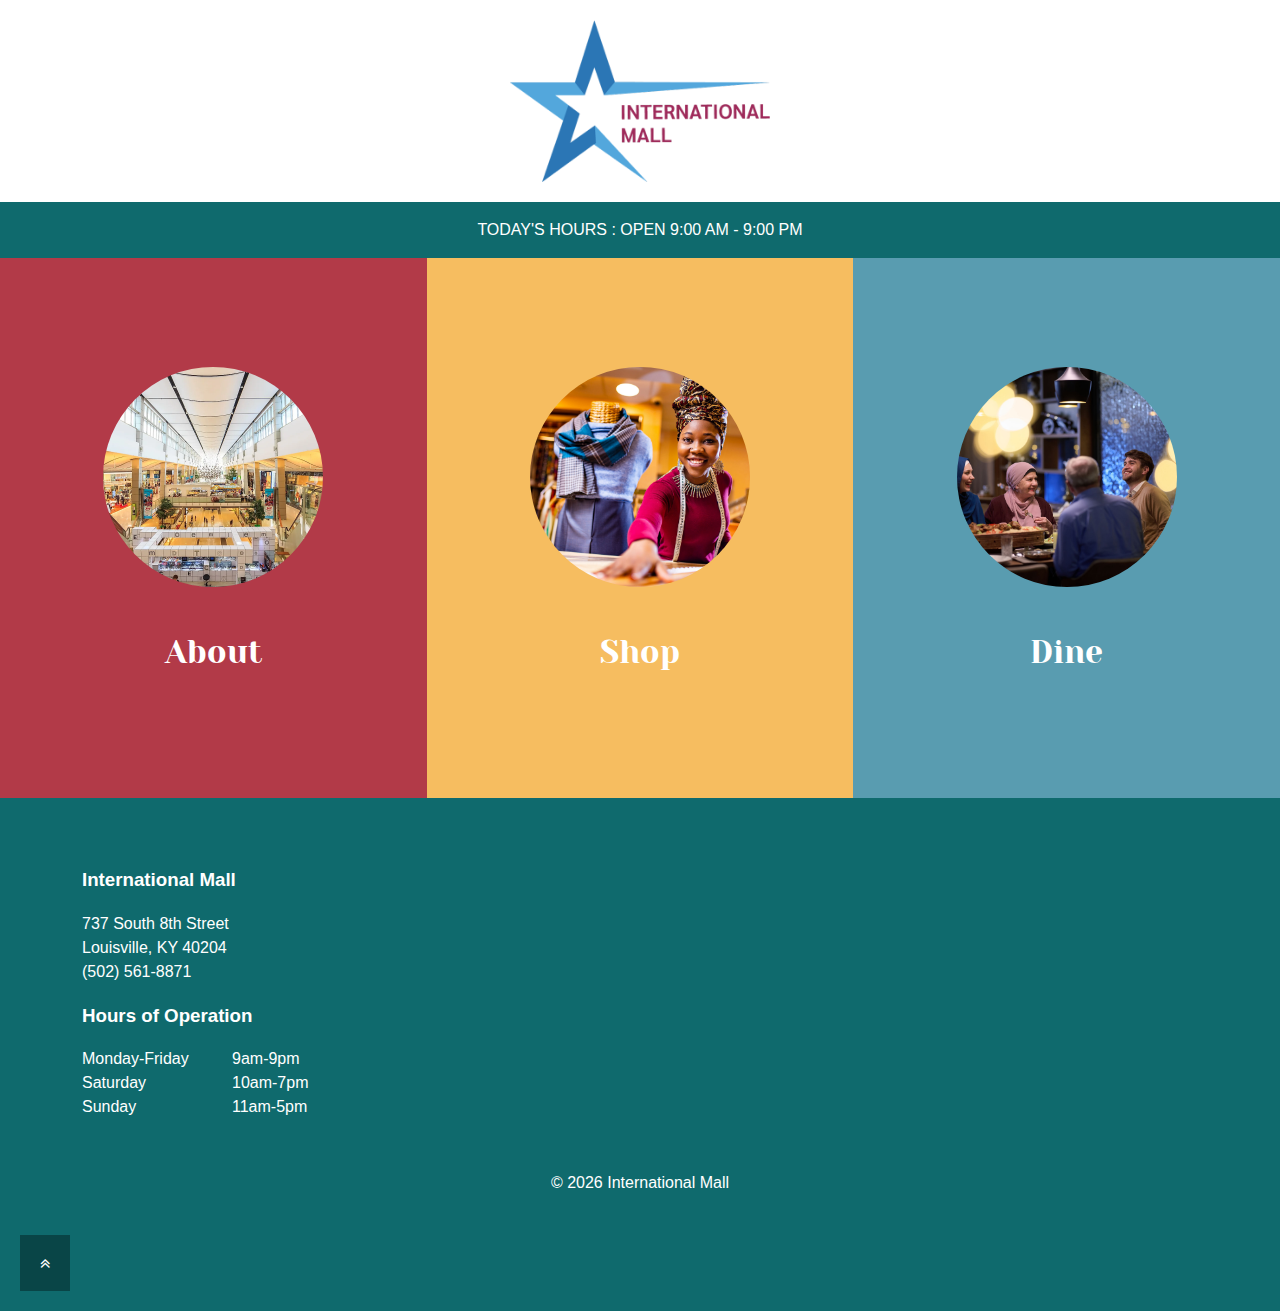
<file: index.html>
<!DOCTYPE html>
<html lang="en" dir="ltr">
    <head>
        <meta charset="utf-8">
        <title>International Mall</title>
        <link rel="stylesheet" href="styles.css" type="text/css">
        <link rel="stylesheet" href="https://cdnjs.cloudflare.com/ajax/libs/font-awesome/4.7.0/css/font-awesome.min.css">
        <link rel="preconnect" href="https://fonts.googleapis.com">
        <link rel="preconnect" href="https://fonts.gstatic.com" crossorigin>
        <link href="https://fonts.googleapis.com/css2?family=Yeseva+One" rel="stylesheet">


  <!-- ADD VIEWPORT INFO FOR MOBILE RESPONSIVE DESIGN -->
        <meta name="viewport" content="width=device-width, initial-scale=1.0">

    </head>

    <body>
      <header>
        <a href="index.html">
            <img class="logo" src="img/star-logo.png" alt="logo">
      </a>
      </header>


      <div class="wrapper">
        <nav>
          <ul>
            <!-- <li><a>Search &nbsp;<i class="fa fa-search"></a></i></li> -->
            <!-- <li><a>(502) 561-8871</a></li> -->
            <!-- <li><a>Boutiques  Food+Drink  Services  Visit</a></li> -->
            <!-- <h1>TODAY'S HOURS : OPEN 9:00 AM - 9:00 PM</h1> -->
            <p>TODAY'S HOURS : OPEN 9:00 AM - 9:00 PM</p>
            <!-- <li><button>ORDER HERE</button></li> -->
          </ul>
        </nav>
      </div>
  <!-- END logo  -->



          <!-- MAIN CONTAINER ***********************-->
      <div class="main-container">
      <div class="one">
        <a href="about.html"><section class="circle">     </section>
        <h2>About</h2></a>
        </div>
      <div class="two">
        <a href="shop.html"><section class="circle">        </section>
        <h2>Shop</h2></a>
        </div>

        <div class="three">
          <a href="dine.html"><section class="circle"></section>
          <h2>Dine</h2></a>
        </div>

      </div>
<!-- END MAIN CONTAINER ****************** -->

      <footer>
        <div class="footer-grid info">
          <div>
              <h3>International Mall</h3>
              <p>737 South 8th Street<br>
                Louisville, KY 40204<br>
                (502) 561-8871</p>
                <h3>Hours of Operation</h3>
                <section class="table">
                     <div>Monday-Friday</div>
                     <div>9am-9pm</div>
                     <div>Saturday</div>
                     <div>10am-7pm</div>
                     <div>Sunday</div>
                     <div>11am-5pm</div>
               </section><!--table-->
          </div>
          <div class="map">
           <iframe src="https://www.google.com/maps/embed?pb=!1m14!1m8!1m3!1d12533.911490488264!2d-85.7651282!3d38.2452215!3m2!1i1024!2i768!4f13.1!3m3!1m2!1s0x0%3A0x55447feee73ab3b7!2sSomali%20Mall%20International!5e0!3m2!1sen!2sus!4v1636870578291!5m2!1sen!2sus" width="100%" height="300" style="border:0;" allowfullscreen="" loading="lazy"></iframe>
          </div>
      </div><!-- END grid info -->
        <div class="copyright center">
         <p>&copy;   <script type="text/JavaScript"> document.write(new Date().getFullYear());</script> International Mall</p>
       </br>

        </div>
        <a href="#" class="fa fa-angle-double-up"></a></span>
      </footer>





    </body>
  <!-- END BODY -->
</html>
</file>
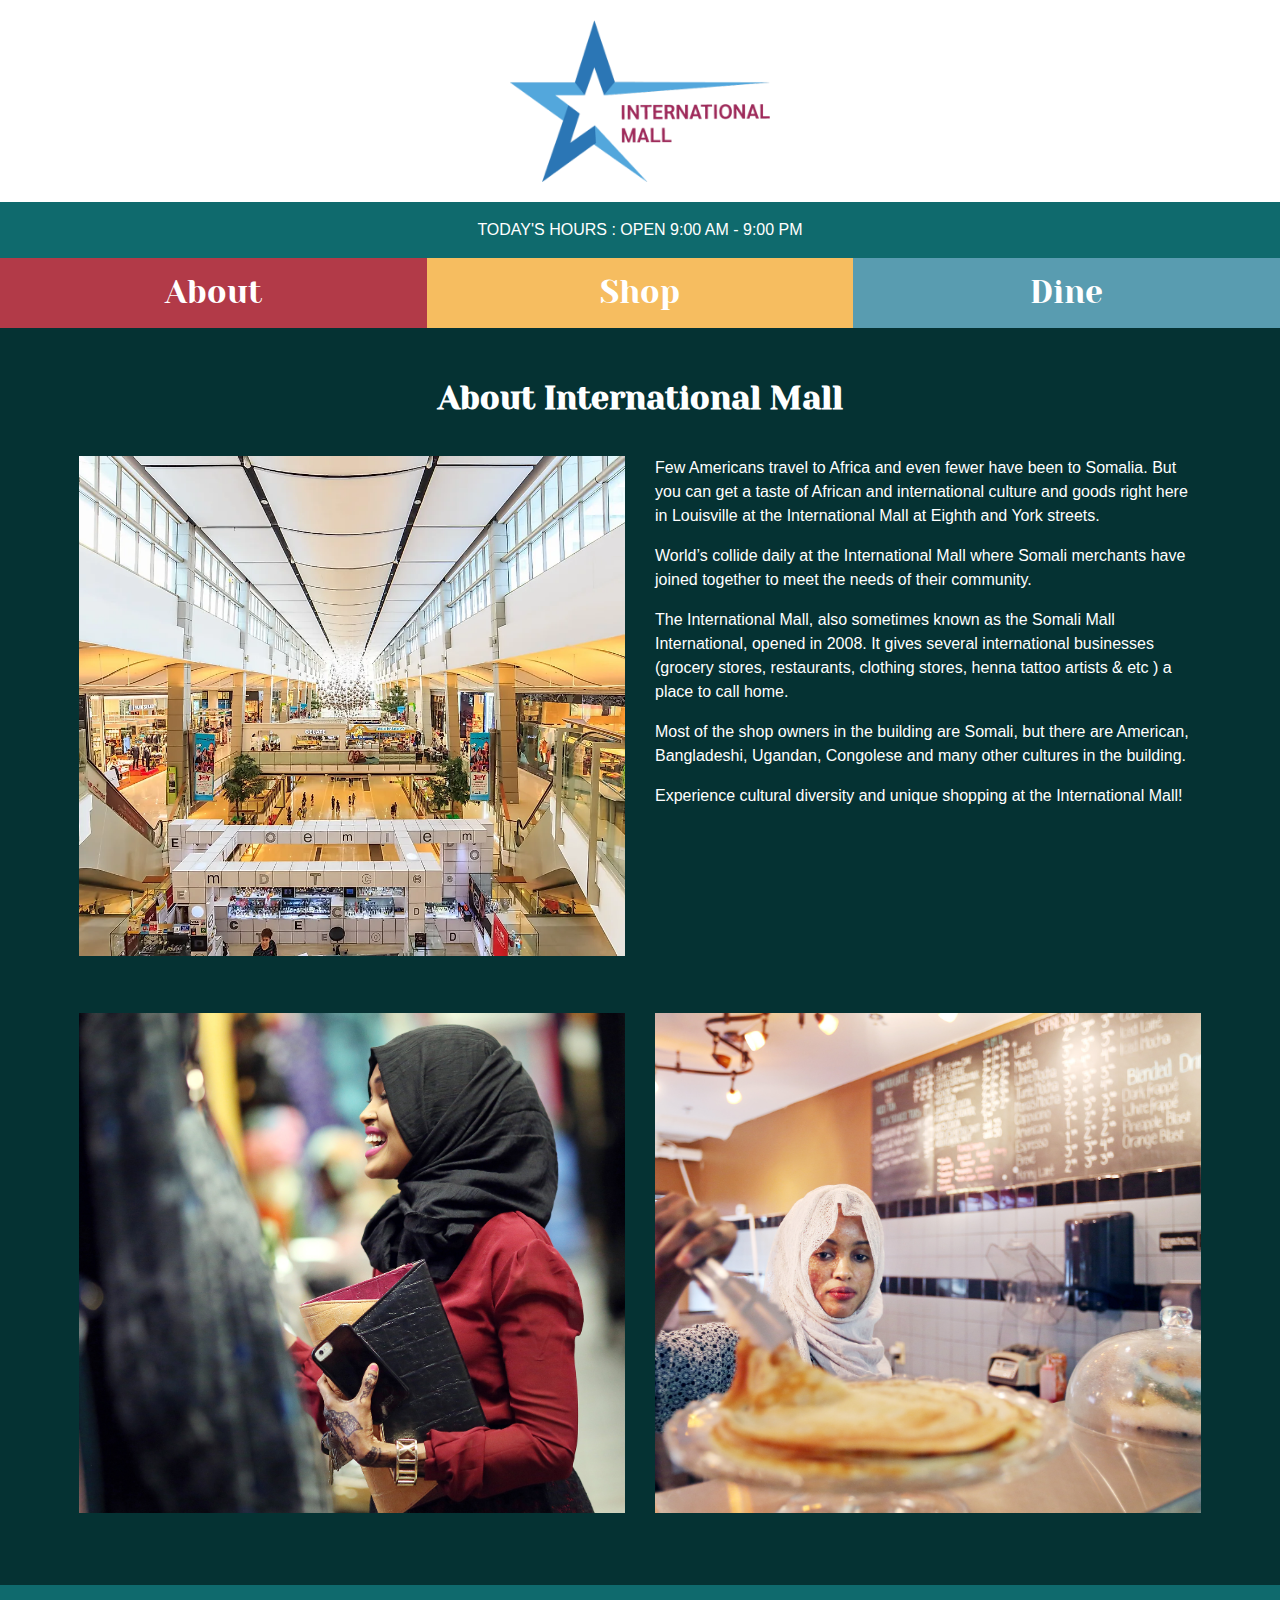
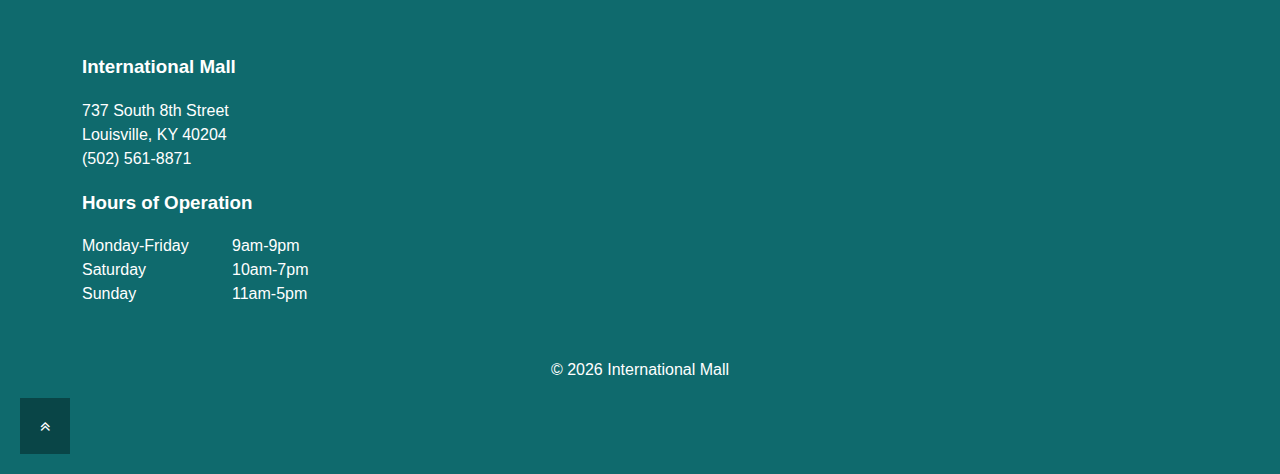
<file: about.html>
<!DOCTYPE html>
<html lang="en" dir="ltr">
    <head>
        <meta charset="utf-8">
        <title>International Mall</title>
        <link rel="stylesheet" href="styles.css" type="text/css">
        <link rel="stylesheet" href="https://cdnjs.cloudflare.com/ajax/libs/font-awesome/4.7.0/css/font-awesome.min.css">
        <link rel="preconnect" href="https://fonts.googleapis.com">
        <link rel="preconnect" href="https://fonts.gstatic.com" crossorigin>
        <link href="https://fonts.googleapis.com/css2?family=Yeseva+One" rel="stylesheet">


        <meta name="viewport" content="width=device-width, initial-scale=1.0">

    </head>

    <body>
      <header>
        <a href="index.html">
            <img class="logo" src="img/star-logo.png" alt="logo">
      </a>
      </header>
        <!-- <NAV> -->
             <div class="navbar">

               <div class="container nav-container">
                   <input class="checkbox" type="checkbox" name="" id="" />
                   <div class="hamburger-lines">
                     <span class="line line1"></span>
                     <span class="line line2"></span>
                     <span class="line line3"></span>
                   </div>

                   <div class="menu-items">

                     <li><a href="about.html">About</a></li>
                     <li><a href="shop.html">Shop</a></li>
                     <li><a href="dine.html">Dine</a></li>
                     <!-- <li><a>Search &nbsp;<i class="fa fa-search"></i></a></li> -->
                     <li><a>(502) 561-8871</a></li>
                  </div>
               </div>
             </div>
        <!-- </NAV> -->
      <div class="wrapper">
        <nav>
            <ul>
              <!-- <li><a>Search &nbsp;<i class="fa fa-search"></a></i></li> -->
              <!-- <li><a>(502) 561-8871</a></li> -->
              <p>TODAY'S HOURS : OPEN 9:00 AM - 9:00 PM</p>

              <!-- <li><button>ORDER HERE</button></li> -->
            </ul>
        </nav>
      </div>
  <!-- END logo  -->



          <!-- TOP CONTAINER ***********************-->
      <div class="about-container">
<!--  Each div has a class to make a colored background  -->
      <div class="one">
        <a href="about.html">
            <!-- <section class="circle">     </section> -->
    <!--- https://i.pinimg.com/564x/72/03/a5/7203a57a9c1d6a1d44a16c02758f4333.jpg   -->
        <h2>About</h2></a>
        </div>
      <div class="two">
        <a href="shop.html">
            <!-- <section class="circle">        </section> -->
      <!--- https://i.pinimg.com/564x/37/bb/f8/37bbf80bb8fa997fdff4594f02733933.jpg  -->
          <h2>Shop</h2></a>
        </div>

        <div class="three">
          <a href="dine.html">
              <!-- <section class="circle"></section> -->
      <!--- https://www.pexels.com/photo/man-in-blue-shirt-inside-a-local-store-3889827/  -->
            <h2>Dine</h2></a>
        </div>

      </div>
<!-- END TOP CONTAINER ****************** -->
<!-- START ABOUT CONTENT -->
    <div class="about-wrapper">
        <h1>About International Mall</h1>

        <div class="culture">
            <aside><img src="img/mall.webp" alt="woman"> </aside>
            <aside>
                <p>Few Americans travel to Africa and even fewer have been to Somalia. But you can get a taste of African and international culture and goods right here in Louisville at the International Mall at Eighth and York streets.</p>
                <p>World’s collide daily at the International Mall where Somali merchants have joined together to meet the needs of their community.</p>
                <p>The International Mall, also sometimes known as the Somali Mall International, opened in 2008. It gives several international businesses (grocery stores, restaurants, clothing stores, henna tattoo artists & etc ) a place to call home. </p>
                <p>Most of the shop owners in the building are Somali, but there are American, Bangladeshi, Ugandan, Congolese and many other cultures in the building. </p>
                <p>Experience cultural diversity and unique shopping at the International Mall!</p>
                <!-- https://styleblueprint.com/louisville/everyday/international-mall/ -->
                <!-- https://www.bizjournals.com/louisville/news/2017/07/03/old-louisville-has-a-new-dining-destination.html -->
            </aside>
    </div>
    <div class="culture">
        <aside><img class="show-top" src="img/woman1.jpg" alt="woman shopping"> </aside>
        <aside><img src="img/food/bulbulo.jpg" alt="woman making food"> </aside>

    </div>



 </div><!--wrapper-->

 <footer>
   <div class="footer-grid info">
     <div>
         <h3>International Mall</h3>
         <p>737 South 8th Street<br>
           Louisville, KY 40204<br>
           (502) 561-8871</p>
           <h3>Hours of Operation</h3>
           <section class="table">
                <div>Monday-Friday</div>
                <div>9am-9pm</div>
                <div>Saturday</div>
                <div>10am-7pm</div>
                <div>Sunday</div>
                <div>11am-5pm</div>
          </section><!--table-->
     </div>
     <div class="map">
      <iframe src="https://www.google.com/maps/embed?pb=!1m14!1m8!1m3!1d12533.911490488264!2d-85.7651282!3d38.2452215!3m2!1i1024!2i768!4f13.1!3m3!1m2!1s0x0%3A0x55447feee73ab3b7!2sSomali%20Mall%20International!5e0!3m2!1sen!2sus!4v1636870578291!5m2!1sen!2sus" width="100%" height="300" style="border:0;" allowfullscreen="" loading="lazy"></iframe>
     </div>
 </div><!-- END grid info -->
    <div class="copyright center">
        <p>&copy;   <script type="text/JavaScript"> document.write(new Date().getFullYear());</script> International Mall</p>
    </div>
    <a href="#" class="fa fa-angle-double-up"></a>
 </footer>





</body>
<!-- END BODY -->
</html>
</file>
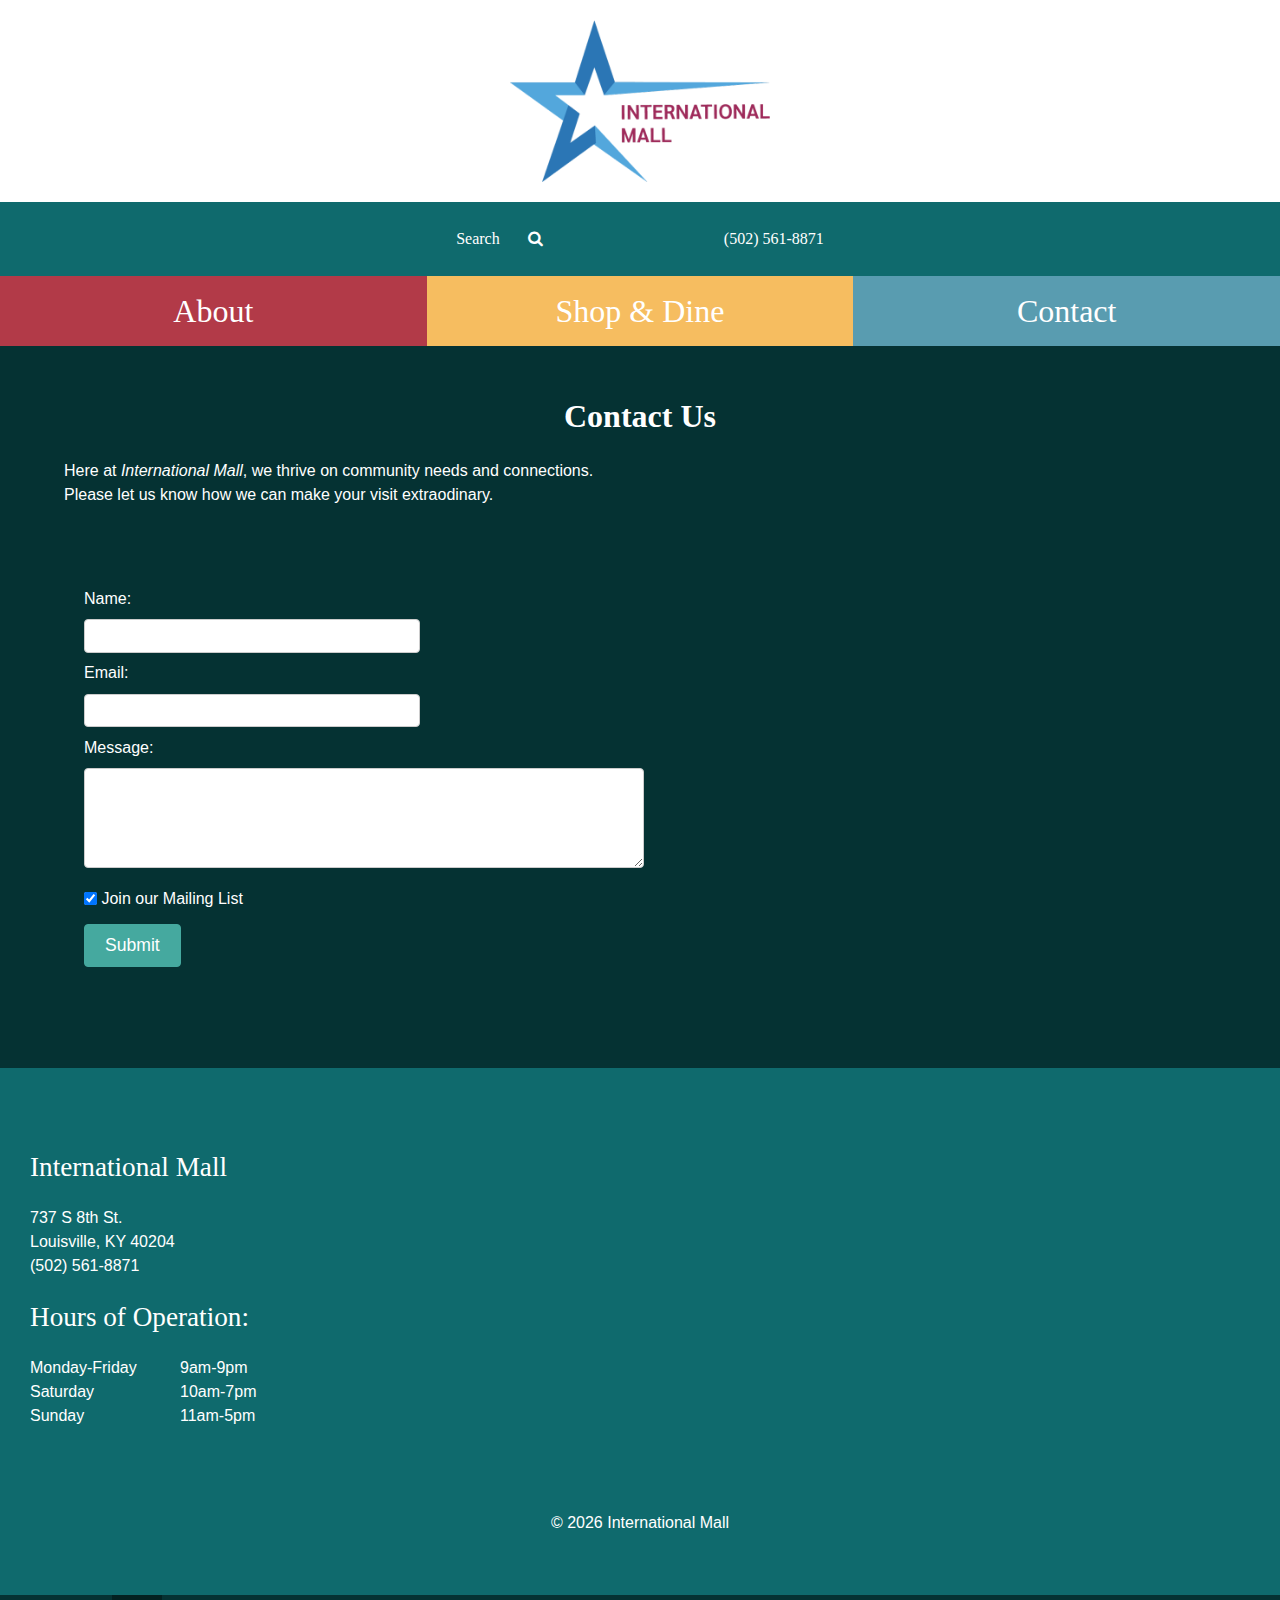
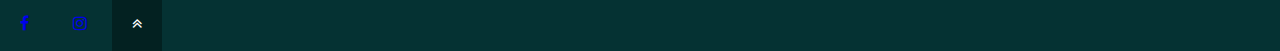
<file: contact-us.html>
<!DOCTYPE html>
<html lang="en" dir="ltr">
    <head>
        <meta charset="utf-8">
        <title>International Mall</title>
        <link rel="stylesheet" href="styles.css" type="text/css">
        <link rel="stylesheet" href="https://cdnjs.cloudflare.com/ajax/libs/font-awesome/4.7.0/css/font-awesome.min.css">
  <!-- POSSIBLE GOOGLE FONT -->
        <link href="https://fonts.googleapis.com/css2?family=Libre+Baskerville:wght@400;700&display=swap" rel="stylesheet">

  <!-- ADD VIEWPORT INFO FOR MOBILE RESPONSIVE DESIGN -->
        <meta name="viewport" content="width=device-width, initial-scale=1.0">

    </head>
    <!-- END HEAD -->
    <!-- BEGIN BODY -->
    <body>
      <!-- NOTE ADDED HEADER SO YOU CAN HAVE A BACKGROUND COLOR BEHIND YOUR LOGO -->
      <header>
        <a href="index.html">
            <img class="logo" src="img/star-logo.png" alt="logo">
      </a>
      </header>
        <!-- <NAV> -->
             <div class="navbar">

               <div class="container nav-container">
                   <input class="checkbox" type="checkbox" name="" id="" />
                   <div class="hamburger-lines">
                     <span class="line line1"></span>
                     <span class="line line2"></span>
                     <span class="line line3"></span>
                   </div>

                  <div class="menu-items">

                    <li><a href="about.html">About</a></li>
                    <li><a href="shop.html">Shop</a></li>
                    <li><a href="contact-us.html">Contact</a></li>
                    <li><a>Search &nbsp;<i class="fa fa-search"></i></a></li>
                    <li><a>(502) 561-8871</a></li>
                 </div>
               </div>
             </div>
        <!-- </NAV> -->
  <!--Link around the logo image -->
  <!-- BEING div wrapper  -->
      <div class="wrapper">
        <nav>
          <ul>
            <li><a>Search &nbsp;<i class="fa fa-search"></a></i></li>
            <li><a>(502) 561-8871</a></li>
            <!-- <li><button>ORDER HERE</button></li> -->
          </ul>
        </nav>
      </div>
  <!-- END logo  -->



          <!-- MAIN CONTAINER ***********************-->
      <div class="about-container">
<!--  Each div has a class to make a colored background  -->
      <div class="one">
        <a href="about.html">
            <!-- <section class="circle">     </section> -->
    <!--- https://i.pinimg.com/564x/72/03/a5/7203a57a9c1d6a1d44a16c02758f4333.jpg   -->
        <h2>About</h2></a>
        </div>
      <div class="two">
        <a href="shop.html">
            <!-- <section class="circle">        </section> -->
      <!--- https://i.pinimg.com/564x/37/bb/f8/37bbf80bb8fa997fdff4594f02733933.jpg  -->
          <h2>Shop & Dine</h2></a>
        </div>

        <div class="three">
          <a href="contact-us.html">
              <!-- <section class="circle"></section> -->
      <!--- https://www.pexels.com/photo/man-in-blue-shirt-inside-a-local-store-3889827/  -->
            <h2>Contact</h2></a>
        </div>

      </div>
      <div class="about-wrapper">

             <h1>Contact Us</h1>

                <p>Here at <i>International Mall</i>, we thrive on community needs and connections.</br>Please let us know how we can make your visit extraodinary.</p>
              <br>
          <!-- START OF FORM -->
              <div class="form-container">

                <form >
          <!--  FORM ACTION will go to a FAKE Thank You page.  -->
                 <label>Name: <br>
                 <input type="text" id="name" name="name" required></label>

                 <label>Email: <br>
                 <input type="email" id="email" name="email" required></label>

                 <label>Message: <br>
                 <textarea id="message" required></textarea></label>

                 <label id="newsletter"> <input type="checkbox" class="cursor" id="news" name="news" checked> Join our Mailing List</label>

                 <button type="submit" class="cursor" value="Submit">Submit</button>
                </form>
              </div>
          </div>
    
      </div><!--wrapper-->


      <footer>
        <div class="flex-container info">
          <div>
            <h2>International Mall</h2>
            <p>737 S 8th St.<br>
              Louisville, KY 40204<br>
              (502) 561-8871</p>
              <h2>Hours of Operation:</h2>
              <section class="table">
                   <div>Monday-Friday</div>
                   <div>9am-9pm</div>
                   <div>Saturday</div>
                   <div>10am-7pm</div>
                   <div>Sunday</div>
                   <div>11am-5pm</div>
             </section><!--table-->
          </div>
          <div class="map">
                <!-- INTERNATIONAL MALL GOOGLE MAP SHARE OR EMEBED CHANGE WIDTH TO 100% -->
           <iframe src="https://www.google.com/maps/embed?pb=!1m14!1m8!1m3!1d12533.911490488264!2d-85.7651282!3d38.2452215!3m2!1i1024!2i768!4f13.1!3m3!1m2!1s0x0%3A0x55447feee73ab3b7!2sSomali%20Mall%20International!5e0!3m2!1sen!2sus!4v1636870578291!5m2!1sen!2sus" width="100%" height="300" style="border:0;" allowfullscreen="" loading="lazy"></iframe>
          </div>
        </div><!-- END FLEX BOX -->
        <div class="copyright center">
         <p>&copy;   <script type="text/JavaScript"> document.write(new Date().getFullYear());</script> International Mall</p>
       </br>

        </div>
      </footer>


      <span><a href="#" class="fa fa-facebook"></a>
      <a href="#" class="fa fa-instagram"></a>
      <a href="#" class="fa fa-angle-double-up"></a></span>

    </body>
  <!-- END BODY -->
</html>
</file>
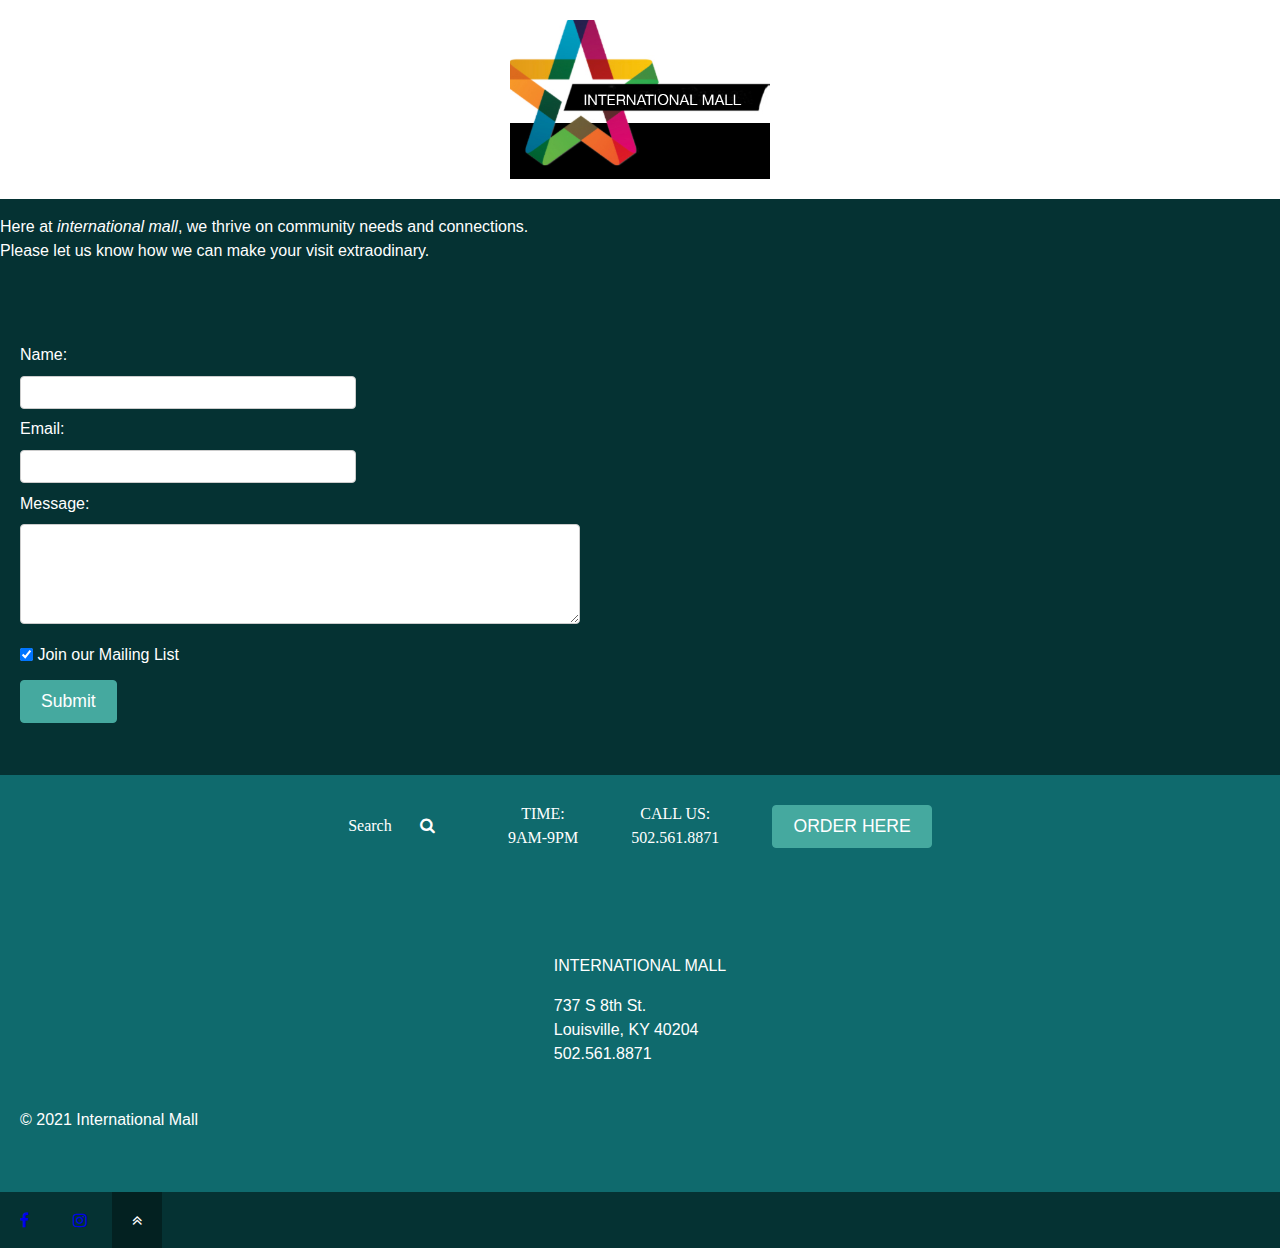
<file: contact.html>
<!DOCTYPE html>
<html lang="en" dir="ltr">
    <head>
        <meta charset="utf-8">
        <title>International Mall</title>
        <link rel="stylesheet" href="styles.css" type="text/css">
        <link rel="stylesheet" href="https://cdnjs.cloudflare.com/ajax/libs/font-awesome/4.7.0/css/font-awesome.min.css">
  <!-- POSSIBLE GOOGLE FONT -->
        <link href="https://fonts.googleapis.com/css2?family=Libre+Baskerville:wght@400;700&display=swap" rel="stylesheet">

  <!-- ADD VIEWPORT INFO FOR MOBILE RESPONSIVE DESIGN -->
        <meta name="viewport" content="width=device-width, initial-scale=1.0">

    </head>
  <!-- END HEAD -->
  <!-- BEGIN BODY -->
    <body>
      <!-- NOTE ADDED HEADER SO YOU CAN HAVE A BACKGROUND COLOR BEHIND YOUR LOGO -->
      <header>
        <a href="index.html">
          <img class="logo" src="logo1.jpg" alt="logo">
        </a>
      </header>
  <!--- https://www.mallofamerica.com/ -->
  <!-- <NAV> -->
       <div class="navbar">

         <div class="container nav-container">
             <input class="checkbox" type="checkbox" name="" id="" />
             <div class="hamburger-lines">
               <span class="line line1"></span>
               <span class="line line2"></span>
               <span class="line line3"></span>
             </div>

            <div class="menu-items">
             <li><a href="about.html">About</a></li>
             <li><a href="shop.html">Shop</a></li>
             <li><a href="contact.html">Contact</a></li>
           </div>
         </div>
       </div>
  <!-- </NAV> -->

  <!-- HERO1 -->
     <div class="contact-hero">
       <section>
          </section>
           </div>
<!-- CULTURE -->
    <div class="wrapper">

      <p>Here at <i>international mall</i>, we thrive on community needs and connections.</br>Please let us know how we can make your visit extraodinary.</p>
    <br>
<!-- START OF FORM -->
    <div class="form-container">

      <form >
<!--  FORM ACTION will go to a FAKE Thank You page.  -->
       <label>Name: <br>
       <input type="text" id="name" name="name" required></label>

       <label>Email: <br>
       <input type="email" id="email" name="email" required></label>

       <label>Message: <br>
       <textarea id="message" required></textarea></label>

       <label id="newsletter"> <input type="checkbox" class="cursor" id="news" name="news" checked> Join our Mailing List</label>

       <button type="submit" class="cursor" value="Submit">Submit</button>
      </form>
    </div>

    <div class="form-container">
  <!-- INTERNATIONAL MALL GOOGLE MAP SHARE OR EMEBED CHANGE WIDTH TO 100% -->
   <iframe src="https://www.google.com/maps/embed?pb=!1m14!1m8!1m3!1d12533.911490488264!2d-85.7651282!3d38.2452215!3m2!1i1024!2i768!4f13.1!3m3!1m2!1s0x0%3A0x55447feee73ab3b7!2sSomali%20Mall%20International!5e0!3m2!1sen!2sus!4v1636870578291!5m2!1sen!2sus" width="100%" height="300" style="border:0;" allowfullscreen="" loading="lazy"></iframe>
              <!-- https://www.google.com/maps/place/Somali+Mall+International/@38.2452215,-85.7673169,17z/data=!3m1!4b1!4m5!3m4!1s0x886972aa250b7d5d:0x55447feee73ab3b7!8m2!3d38.2451273!4d-85.7651876 -->
     </div>
<!-- END OF CONTAINER DIV -->
<!-- END OF FORM -->

<!-- More information on forms see chapter 7 in our HTML AND CSS book.

Check out W3Schools also: https://www.w3schools.com/howto/howto_css_contact_form.asp
-->
    <div class="wrapper">
      <nav>
        <ul>
          <li><a href="fa fa-search">Search &nbsp;<i class="fa fa-search"></i></a>
          </li>
           <li><a href="#">TIME:<br>9AM-9PM</a>
           </li>
           <li><a href="#">CALL US:<br>502.561.8871</a>
           </li>
           <li><a href="#"><button>ORDER HERE</button></a>
           </li>
         </ul>
       </nav>
     </div>
     <footer>
     <div class="flex-container">
       <div>
        <p>INTERNATIONAL MALL</p>
        <p>737 S 8th St.</br>
          Louisville, KY 40204<br>
          502.561.8871</br></p>
          </div>
          </div><!-- END FLEX BOX -->

       <div class="copyright">
         <p>&copy; 2021 International Mall</p>
          <br>
        </div>
      </footer>

      <span><a href="#" class="fa fa-facebook"></a>
        <a href="#" class="fa fa-instagram"></a>
        <a href="#" class="fa fa-angle-double-up"></a></span>

    </body>
  <!-- END BODY -->
</html>
</file>
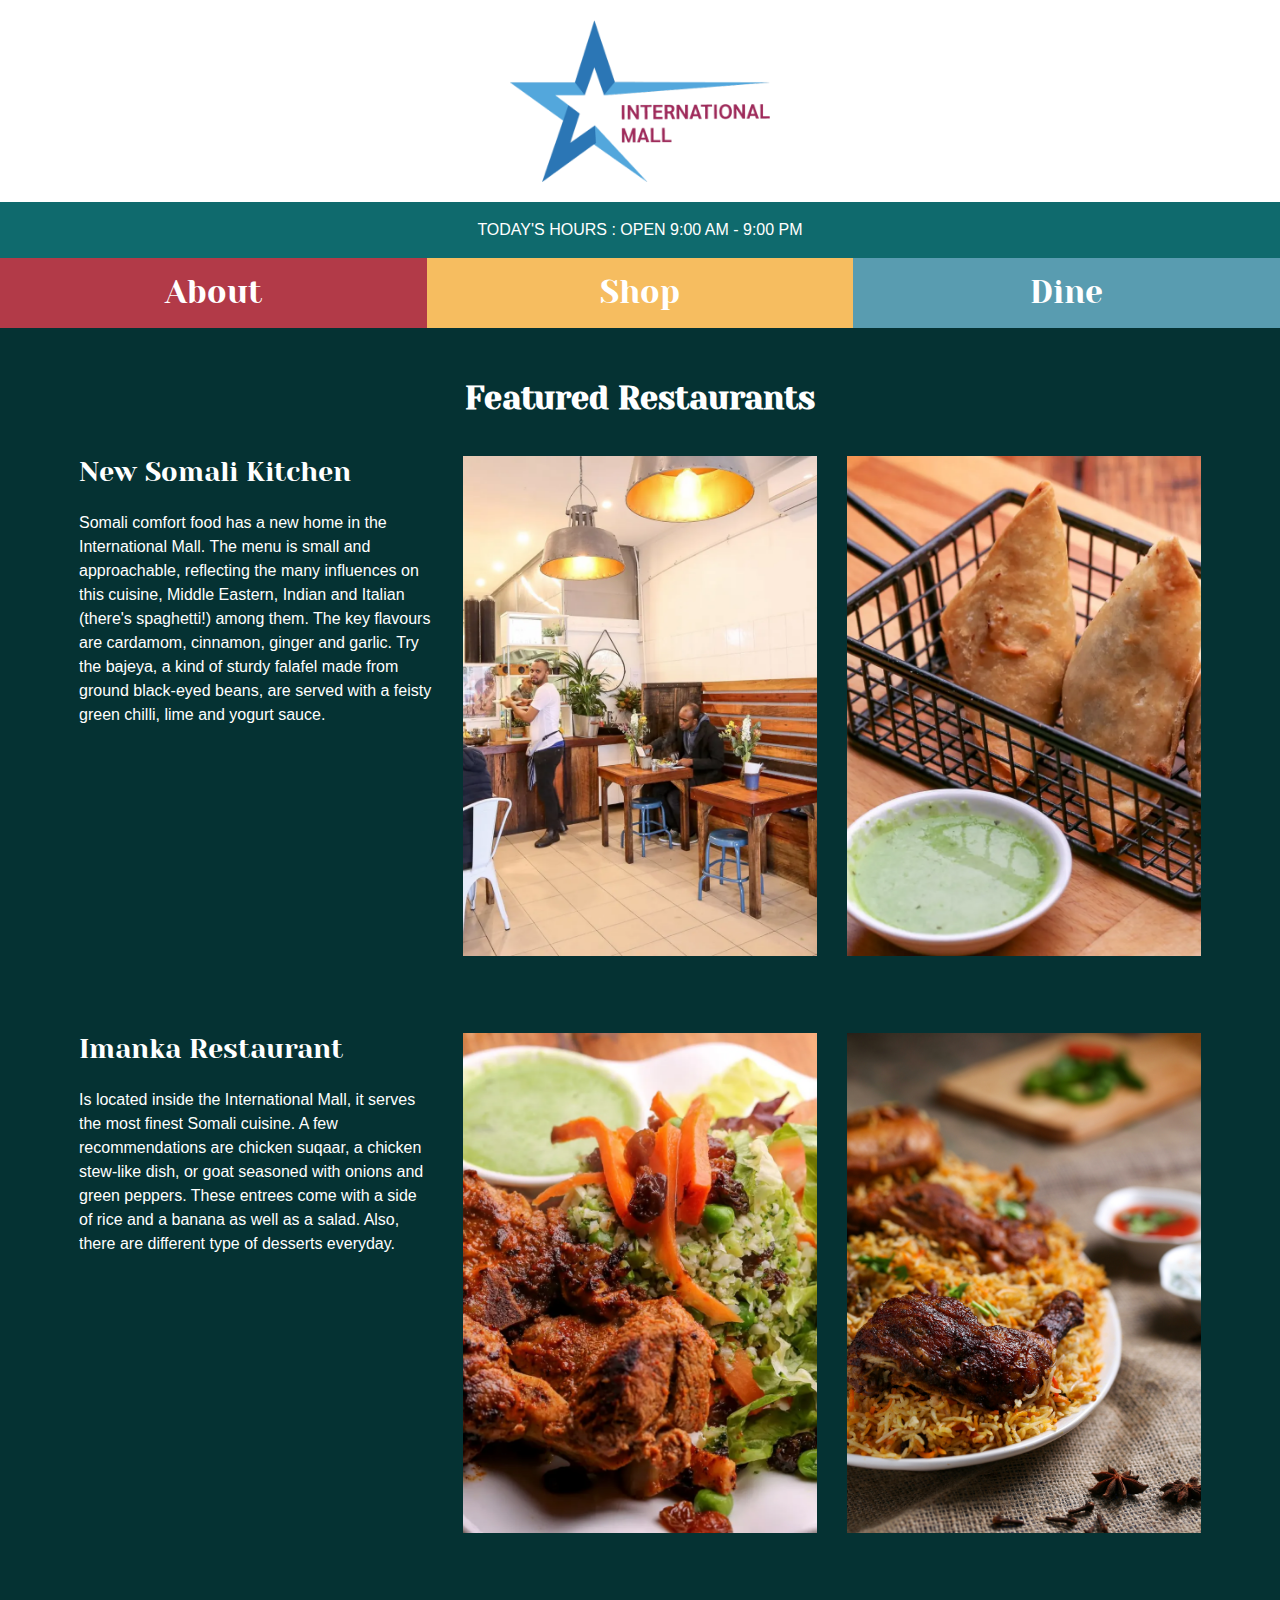
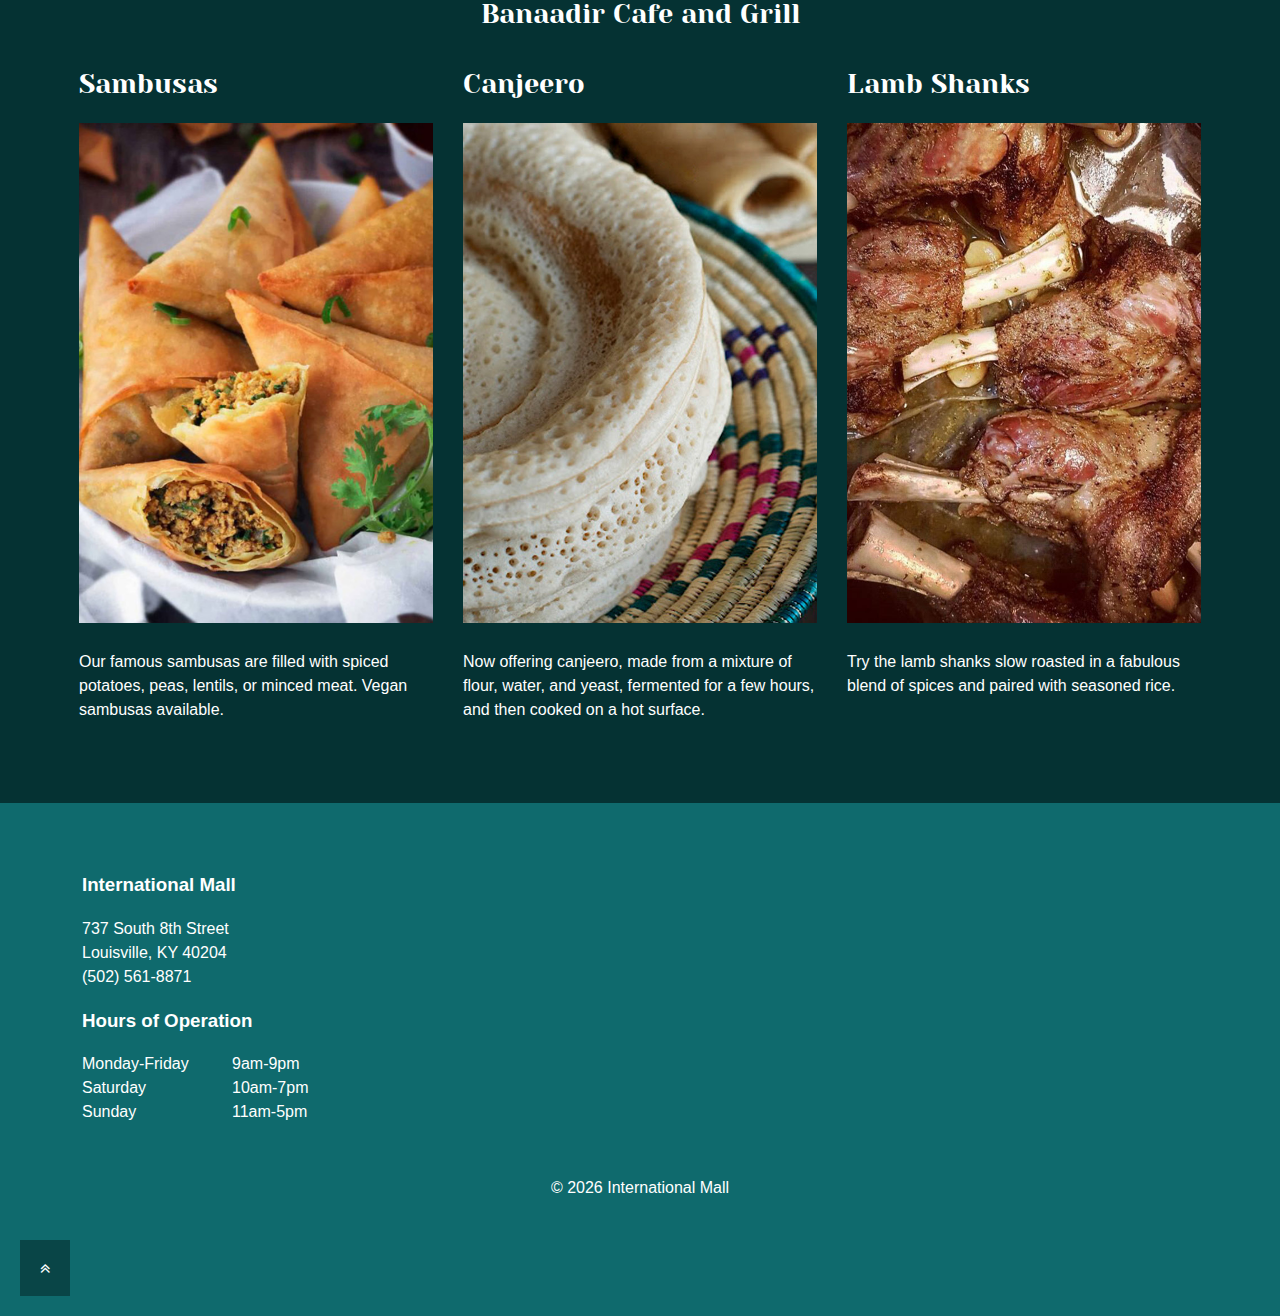
<file: dine.html>
<!DOCTYPE html>
<html lang="en" dir="ltr">
    <head>
        <meta charset="utf-8">
        <title>International Mall</title>
        <link rel="stylesheet" href="styles.css" type="text/css">
        <link rel="stylesheet" href="https://cdnjs.cloudflare.com/ajax/libs/font-awesome/4.7.0/css/font-awesome.min.css">
        <link rel="preconnect" href="https://fonts.googleapis.com">
        <link rel="preconnect" href="https://fonts.gstatic.com" crossorigin>
        <link href="https://fonts.googleapis.com/css2?family=Yeseva+One" rel="stylesheet">

        <meta name="viewport" content="width=device-width, initial-scale=1.0">

    </head>

  <body>
    <header>
      <a href="index.html">
          <img class="logo" src="img/star-logo.png" alt="logo">
    </a>
    </header>
      <!-- <NAV> -->
           <div class="navbar">

             <div class="container nav-container">
                 <input class="checkbox" type="checkbox" name="" id="" />
                 <div class="hamburger-lines">
                   <span class="line line1"></span>
                   <span class="line line2"></span>
                   <span class="line line3"></span>
                 </div>

                 <div class="menu-items">

                   <li><a href="about.html">About</a></li>
                   <li><a href="shop.html">Shop</a></li>
                   <li><a href="dine.html">Dine</a></li>
                   <!-- <li><a>Search &nbsp;<i class="fa fa-search"></i></a></li> -->
                   <!-- <li><a>(502) 561-8871</a></li> -->
                </div>
             </div>
           </div>
      <!-- </NAV> -->

    <div class="wrapper">
      <nav>
          <ul>
            <!-- <li><a>Search &nbsp;<i class="fa fa-search"></a></i></li> -->
            <!-- <li><a>(502) 561-8871</a></li> -->
            <p>TODAY'S HOURS : OPEN 9:00 AM - 9:00 PM</p>

            <!-- <li><button>ORDER HERE</button></li> -->
          </ul>
      </nav>
    </div>
  <!-- END logo  -->



        <!-- TOP CONTAINER ***********************-->
    <div class="about-container">
  <!--  Each div has a class to make a colored background  -->
    <div class="one">
      <a href="about.html">
          <!-- <section class="circle">     </section> -->
  <!--- https://i.pinimg.com/564x/72/03/a5/7203a57a9c1d6a1d44a16c02758f4333.jpg   -->
      <h2>About</h2></a>
      </div>
    <div class="two">
      <a href="shop.html">
          <!-- <section class="circle">        </section> -->
    <!--- https://i.pinimg.com/564x/37/bb/f8/37bbf80bb8fa997fdff4594f02733933.jpg  -->
        <h2>Shop</h2></a>
      </div>

      <div class="three">
        <a href="dine.html">
            <!-- <section class="circle"></section> -->
    <!--- https://www.pexels.com/photo/man-in-blue-shirt-inside-a-local-store-3889827/  -->
          <h2>Dine</h2></a>
      </div>

    </div>
  <!-- END TOP CONTAINER ****************** -->
  <!-- START ABOUT CONTENT -->
  <div class="about-wrapper">
      <h1>Featured Restaurants</h1>

      <!-- <h2>Experience Flavor with Wide Range of Stores</h2> -->


<div class="culture">

              <aside>
                <h2>New Somali Kitchen</h2>
                <p>Somali comfort food has a new home in the International Mall. The menu is small and approachable, reflecting the many influences on this cuisine, Middle Eastern, Indian and Italian (there's spaghetti!) among them. The key flavours are cardamom, cinnamon, ginger and garlic. Try the bajeya, a kind of sturdy falafel made from ground black-eyed beans, are served with a feisty green chilli, lime and yogurt sauce.

                </p>
              </aside>
            <aside><img class="img-left" src="img/food/comfort-food.webp" alt=""> </aside>
            <aside><img class="img-left" src="img/food/comfortfood-2.webp" alt=""> </aside>
          </div>


          <div class="culture">
            <aside>
              <h2>Imanka Restaurant</h2>
              <p>Is located inside the International Mall, it serves the most finest Somali cuisine. A few recommendations are chicken suqaar, a chicken stew-like dish, or goat seasoned with onions and green peppers. These entrees come with a side of rice and a banana as well as a salad. Also, there are different type of desserts everyday.</p>
            </aside>
            <aside><img class="img-left" src="img/food/comfortfood-3.webp" alt=""> </aside>
            <aside><img class="img-left" src="rice1.jpg" alt=""> </aside>
        </div>

        <span class="hr"></span>
        <h2 class="center">Banaadir Cafe and Grill</h2>

        <div class="culture">
          <aside>
              <h2>Sambusas</h2>
              <img class="img-left" src="sambusa2L.jpg" alt="">

              <p>Our famous sambusas are filled with spiced potatoes, peas, lentils, or minced meat. Vegan sambusas available. </p>
          </aside>
          <aside>
              <h2>Canjeero</h2>
              <img class="img-left" src="CanjeeroL.jpg" alt="">

              <p>Now offering canjeero, made from a mixture of flour, water, and yeast, fermented for a few hours, and then cooked on a hot surface.</p>
          </aside>
          <aside>
              <h2>Lamb Shanks</h2>
              <img class="img-left" src="lambshanks1L.jpg" alt="">

              <p>Try the lamb shanks slow roasted in a fabulous blend of spices and paired with seasoned rice.</p>
           </aside>
        </div>

       <!-- <main class="store">
          <article class="sale-item">
            <h2>Sambusa</h2>
            <img src="sambusa2L.jpg" alt="">

            <p>Vegan option available, Samosas are triangular pastries filled with spiced potatoes, peas, lentils, or minced meat.</p>

          </article>

          <article class="sale-item">
            <h2>Canjeero</h2>
            <img src="CanjeeroL.jpg" alt="">

            <p>Canjeero is a type of thin, round flatbread that is a staple in Somali cuisine. It is made from a mixture of flour, water, and yeast, fermented for a few hours, and then cooked on a hot surface.</p>

          </article>

          <article class="sale-item">
            <h1>Lamb Shanks</h1>
            <img src="lambshanks1L.jpg" alt="">

            <p>Lamb shanks are a cut of meat from the lower section of a lamb's leg, known for their tenderness and rich flavor.</p>

            </article>

          </main> -->

      </div>
      <!--wrapper-->

      <footer>
        <div class="footer-grid info">
          <div>
              <h3>International Mall</h3>
              <p>737 South 8th Street<br>
                Louisville, KY 40204<br>
                (502) 561-8871</p>
                <h3>Hours of Operation</h3>
                <section class="table">
                     <div>Monday-Friday</div>
                     <div>9am-9pm</div>
                     <div>Saturday</div>
                     <div>10am-7pm</div>
                     <div>Sunday</div>
                     <div>11am-5pm</div>
               </section><!--table-->
          </div>
          <div class="map">
           <iframe src="https://www.google.com/maps/embed?pb=!1m14!1m8!1m3!1d12533.911490488264!2d-85.7651282!3d38.2452215!3m2!1i1024!2i768!4f13.1!3m3!1m2!1s0x0%3A0x55447feee73ab3b7!2sSomali%20Mall%20International!5e0!3m2!1sen!2sus!4v1636870578291!5m2!1sen!2sus" width="100%" height="300" style="border:0;" allowfullscreen="" loading="lazy"></iframe>
          </div>
      </div><!-- END grid info -->
        <div class="copyright center">
         <p>&copy;   <script type="text/JavaScript"> document.write(new Date().getFullYear());</script> International Mall</p>
       </br>

        </div>
        <a href="#" class="fa fa-angle-double-up"></a></span>
      </footer>





    </body>
  <!-- END BODY -->
</html>
</file>
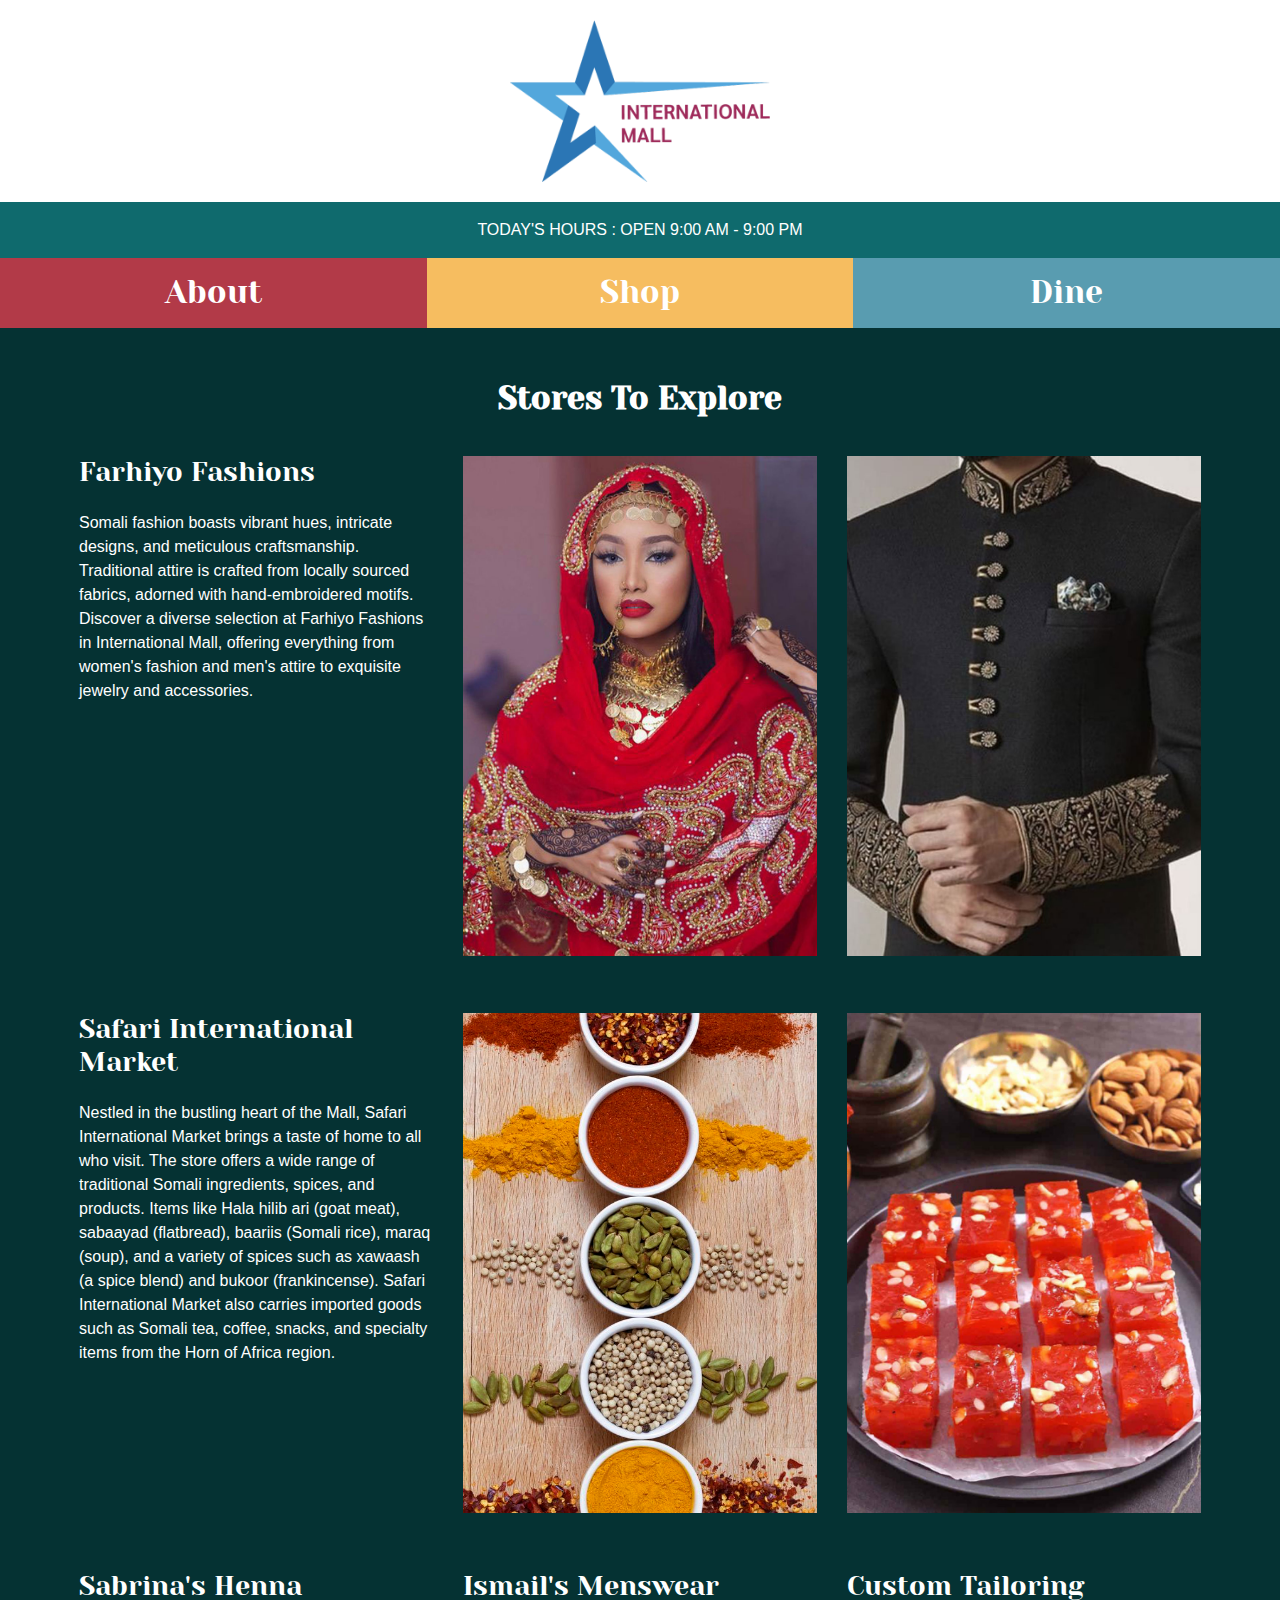
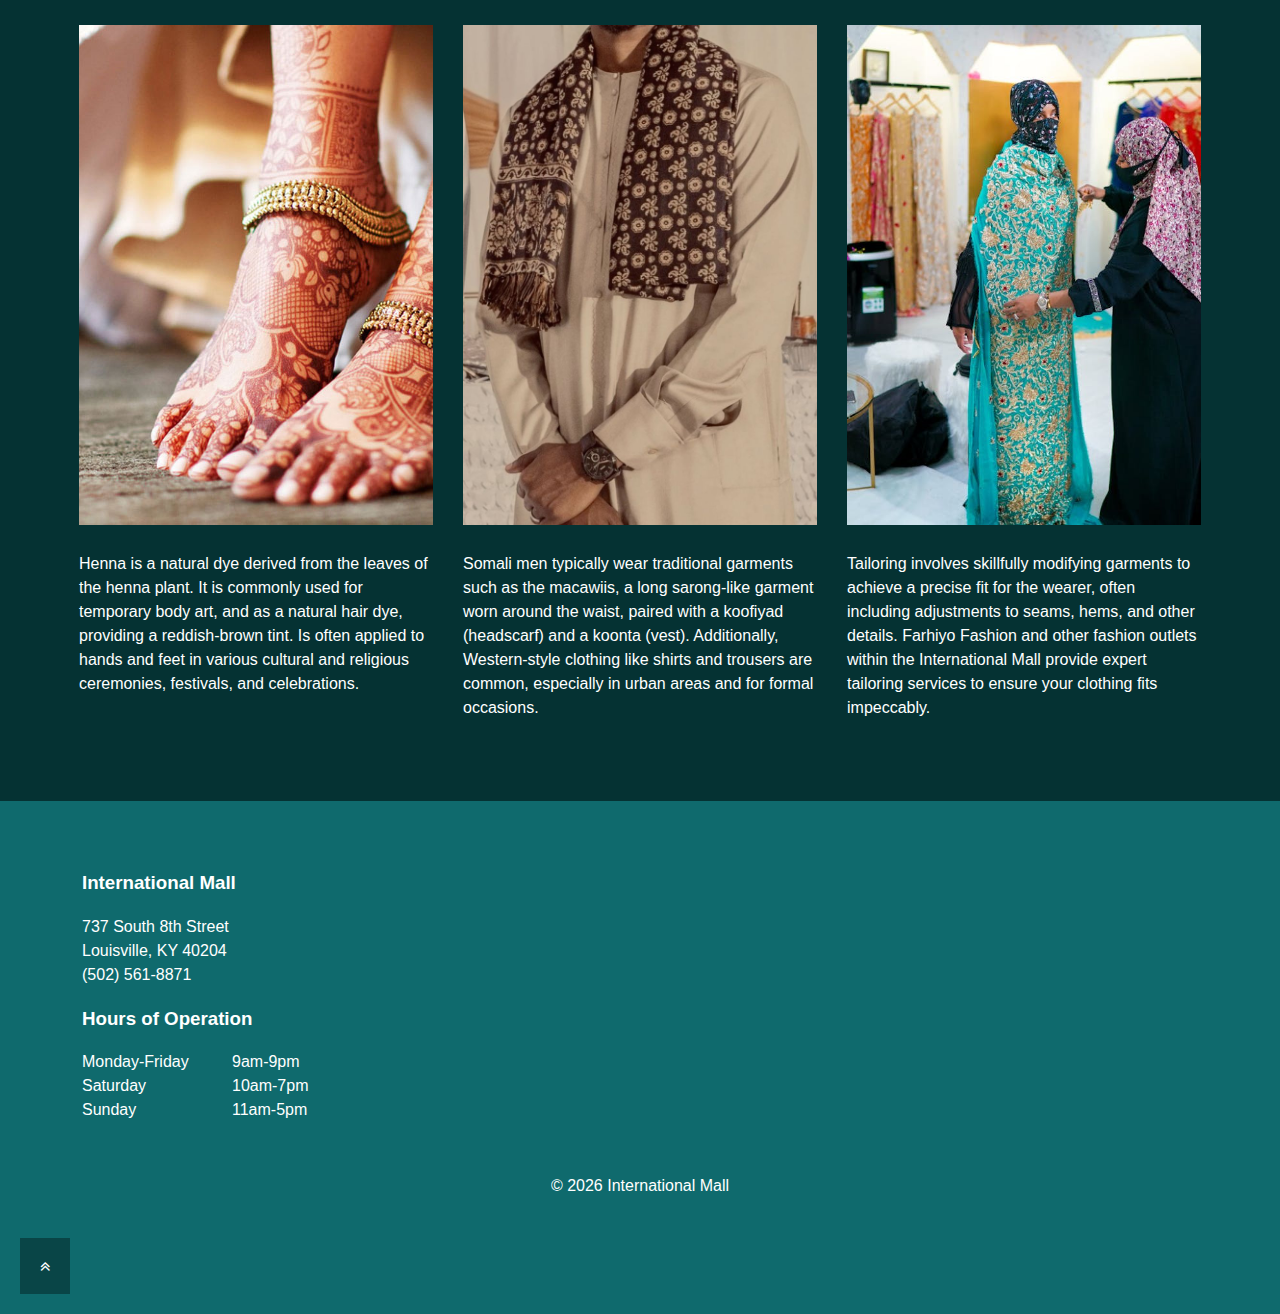
<file: shop.html>
<!DOCTYPE html>
<html lang="en" dir="ltr">
    <head>
        <meta charset="utf-8">
        <title>International Mall</title>
        <link rel="stylesheet" href="styles.css" type="text/css">
        <link rel="stylesheet" href="https://cdnjs.cloudflare.com/ajax/libs/font-awesome/4.7.0/css/font-awesome.min.css">
        <link rel="preconnect" href="https://fonts.googleapis.com">
        <link rel="preconnect" href="https://fonts.gstatic.com" crossorigin>
        <link href="https://fonts.googleapis.com/css2?family=Yeseva+One" rel="stylesheet">


  <!-- ADD VIEWPORT INFO FOR MOBILE RESPONSIVE DESIGN -->
        <meta name="viewport" content="width=device-width, initial-scale=1.0">

    </head>

  <body>
    <header>
      <a href="index.html">
          <img class="logo" src="img/star-logo.png" alt="logo">
    </a>
    </header>
      <!-- <NAV> -->
           <div class="navbar">

             <div class="container nav-container">
                 <input class="checkbox" type="checkbox" name="" id="" />
                 <div class="hamburger-lines">
                   <span class="line line1"></span>
                   <span class="line line2"></span>
                   <span class="line line3"></span>
                 </div>

                 <div class="menu-items">

                   <li><a href="about.html">About</a></li>
                   <li><a href="shop.html">Shop</a></li>
                   <li><a href="dine.html">Dine</a></li>
                   <!-- <li><a>Search &nbsp;<i class="fa fa-search"></i></a></li> -->
                   <!-- <li><a>(502) 561-8871</a></li> -->
                </div>
             </div>
           </div>
      <!-- </NAV> -->

    <div class="wrapper">
      <nav>
        <ul>
          <!-- <li><a>Search &nbsp;<i class="fa fa-search"></a></i></li> -->
          <!-- <li><a>(502) 561-8871</a></li> -->
          <p>TODAY'S HOURS : OPEN 9:00 AM - 9:00 PM</p>

          <!-- <li><button>ORDER HERE</button></li> -->
        </ul>
      </nav>
    </div>
  <!-- END logo  -->



        <!-- TOP CONTAINER ***********************-->
    <div class="about-container">
  <!--  Each div has a class to make a colored background  -->
    <div class="one">
      <a href="about.html">
          <!-- <section class="circle">     </section> -->
  <!--- https://i.pinimg.com/564x/72/03/a5/7203a57a9c1d6a1d44a16c02758f4333.jpg   -->
      <h2>About</h2></a>
      </div>
    <div class="two">
      <a href="shop.html">
          <!-- <section class="circle">        </section> -->
    <!--- https://i.pinimg.com/564x/37/bb/f8/37bbf80bb8fa997fdff4594f02733933.jpg  -->
        <h2>Shop</h2></a>
      </div>

      <div class="three">
        <a href="dine.html">
            <!-- <section class="circle"></section> -->
    <!--- https://www.pexels.com/photo/man-in-blue-shirt-inside-a-local-store-3889827/  -->
          <h2>Dine</h2></a>
      </div>

    </div>
  <!-- END TOP CONTAINER ****************** -->
  <!-- START ABOUT CONTENT -->
  <div class="about-wrapper">
      <h1>Stores To Explore</h1>


      <!-- <h2 class="center">Experience Cultural Diversity and Unique Shopping</h2> -->


          <div class="culture">

            <aside>
                <h2>Farhiyo Fashions</h2>
                <p>Somali fashion boasts vibrant hues, intricate designs, and meticulous craftsmanship. Traditional attire is crafted from locally sourced fabrics, adorned with hand-embroidered motifs. Discover a diverse selection at Farhiyo Fashions in International Mall, offering everything from women's fashion and men's attire to exquisite jewelry and accessories.</p>
            </aside>
            <aside>
                <img class="show-top" src="reddirac2L.jpg" alt="Woman in red dress">
            </aside>
            <aside>
                <img src="tman.jpg" alt="Menswear">
            </aside>
        </div>


        <div class="culture">
            <aside>
                <h2>Safari International Market</h2>
                <p>Nestled in the bustling heart of the Mall, Safari International Market brings a taste of home to all who visit. The store offers a wide range of traditional Somali ingredients, spices, and products.  Items like Hala hilib ari (goat meat), sabaayad (flatbread), baariis (Somali rice), maraq (soup), and a variety of spices such as xawaash (a spice blend) and bukoor (frankincense).
                Safari International Market also carries imported goods such as Somali tea, coffee, snacks, and specialty items from the Horn of Africa region.
                </p>
            </aside>
            <aside>
                <img src="spices.jpg" alt="Colorful spices">
            </aside>
            <aside>
                <img src="halwa02.jpg" alt="Sweet food">
            </aside>
        </div>

        <span class="hr"></span>

        <div class="culture">

            <aside>
                <h2>Sabrina's Henna</h2>
                <img class="img-left" src="henna2L.jpg" alt="Hena on feet">

                <p>Henna is a natural dye derived from the leaves of the henna plant. It is commonly used for temporary body art, and as a natural hair dye, providing a reddish-brown tint. Is often applied to hands and feet in various cultural and religious ceremonies, festivals, and celebrations.</p>

            </aside>
            <aside>

                <h2>Ismail's Menswear</h2>
                <img class="img-left" src="menwear.jpg" alt="Man in macawiis">

                <p>Somali men typically wear traditional garments such as the macawiis, a long sarong-like garment worn around the waist, paired with a koofiyad (headscarf) and a koonta (vest). Additionally, Western-style clothing like shirts and trousers are common, especially in urban areas and for formal occasions.</p>

            </aside>
            <aside>

                <h2>Custom Tailoring</h2>
                <img class="img-left" src="altering.jpg" alt="">

                <p>Tailoring involves skillfully modifying garments to achieve a precise fit for the wearer, often including adjustments to seams, hems, and other details. Farhiyo Fashion and other fashion outlets within the International Mall provide expert tailoring services to ensure your clothing fits impeccably.</p>
            </aside>

        </div>
    </div><!--wrapper-->

    <footer>
      <div class="footer-grid info">
        <div>
            <h3>International Mall</h3>
            <p>737 South 8th Street<br>
              Louisville, KY 40204<br>
              (502) 561-8871</p>
              <h3>Hours of Operation</h3>
              <section class="table">
                   <div>Monday-Friday</div>
                   <div>9am-9pm</div>
                   <div>Saturday</div>
                   <div>10am-7pm</div>
                   <div>Sunday</div>
                   <div>11am-5pm</div>
             </section><!--table-->
        </div>
        <div class="map">
         <iframe src="https://www.google.com/maps/embed?pb=!1m14!1m8!1m3!1d12533.911490488264!2d-85.7651282!3d38.2452215!3m2!1i1024!2i768!4f13.1!3m3!1m2!1s0x0%3A0x55447feee73ab3b7!2sSomali%20Mall%20International!5e0!3m2!1sen!2sus!4v1636870578291!5m2!1sen!2sus" width="100%" height="300" style="border:0;" allowfullscreen="" loading="lazy"></iframe>
        </div>
    </div><!-- END grid info -->
      <div class="copyright center">
       <p>&copy;   <script type="text/JavaScript"> document.write(new Date().getFullYear());</script> International Mall</p>
     </br>

      </div>
      <a href="#" class="fa fa-angle-double-up"></a></span>
    </footer>





  </body>
<!-- END BODY -->
</html>
</file>
<file: styles.css>
html{
    scroll-behavior:smooth;
}
body{
    background:rgb(5, 50, 51);
    padding:0;
    margin:0;
    font-family: Helvetica, sans-serif;
    line-height: 1.5em;
    font-size: 16px;
}
.logo{
  display: block;
  padding: 20px;
  margin-left: auto;
  margin-right: auto;
  width:300px;

}
img{
    /* Make all images responsive */
   width: 100%;
    /* display: block;
    margin:1% auto; */
}
h1{
  color: white;
  text-align: center;
  font-size: 2em;
  line-height: 1.3;
  font-family: "Yeseva One", serif;

}
h2{
    color:white;
    font-family: "Yeseva One", serif;
    font-weight: normal;
font-size: 1.7em;
line-height: 1.2;
}
p{
  font-family: Helvetica, Arial, serif;
}
div p{
  font-family: Helvetica, Arial, serif;
  color: white;
}
header{
  /* background: linear-gradient(180deg, rgba(255,255,255,1) 66%, rgba(0,0,0,1) 66%); */
  background: white;
}
.center{
    text-align: center;
}
/* START NAV STYLES -------------------------------- */
nav {
  background-color: #0f6a6d;
  margin: 0;
  overflow: hidden;
  font-family: "Yeseva One",serif;
}
nav ul {
  margin: 0;
  padding: 0;
  display: flex;
  flex-direction: column;
  text-align: center;
  justify-content: space-evenly;
  align-items: center;

}
.fa-search{
  display:inline !important;
}
nav ul li {
  /* width: 25%; */
  display: inline-block;
  list-style-type: none;
  margin:10px;
  color:white;
}
nav ul li button{
    margin:5px auto;
}
nav ul li a {
  color: white;
  display: block;
  /* line-height: 3em; */
  padding: 15px;
  text-decoration: none;
}
/* nav ul li:first-child { */
  /* margin-right: auto; */
}
nav ul li a.logo {
  background-color: black;
}
nav ul li a:hover {
  background-color: #85a59d;
}

.container {
  /* max-width: 1050px; */
  width: 90%;
  margin: auto;
}

.navbar {
  width: 100%;
  background-color: #0f6a6d;
  margin: 0;
}

.nav-container {
  display: flex;
  justify-content: space-between;
  align-items: center;
  height: 62px;
}

.navbar .menu-items {
  display: flex;
}

.navbar .nav-container li {
  list-style: none;
}

.navbar .nav-container a {
  text-decoration: none;
  color: #eee;
  font-weight: 500;
  font-size: 1.5rem;
  line-height: 1.2;
  padding: 0.7rem;
}

.navbar .nav-container a:hover{
    font-weight: bolder;
}

.nav-container {
  display: block;
  position: relative;
  height: 60px;
}
.nav-container .checkbox {
  position: absolute;
  display: block;
  height: 62px;
  width: 42px;
  margin: 0;
  z-index: 5;
  opacity: 0;
  cursor: pointer;
}

.nav-container .hamburger-lines {
  display: block;
  height: 26px;
  width: 32px;
  position: absolute;
  top: 17px;
  left: 20px;
  z-index: 2;
  display: flex;
  flex-direction: column;
  justify-content: space-between;
}

.nav-container .hamburger-lines .line {
  display: block;
  height: 4px;
  width: 100%;
  border-radius: 10px;
  background: #fff;
}

.nav-container .hamburger-lines .line1 {
  transform-origin: 0% 0%;
  transition: transform 0.4s ease-in-out;
}

.nav-container .hamburger-lines .line2 {
  transition: transform 0.2s ease-in-out;
}

.nav-container .hamburger-lines .line3 {
  transform-origin: 0% 100%;
  transition: transform 0.4s ease-in-out;
}

.navbar .menu-items {
  background-color:#0a4648;
  padding-top: 120px;
  height: 100vh;
  width: 100%;
  transform: translate(-150%);
  display: flex;
  flex-direction: column;
  margin-left: -40px;
  padding-left: 50px;
  transition: transform 0.5s ease-in-out;
  text-align: center;
}

.navbar .menu-items li {
  margin-bottom: 1.2rem;
  font-size: 1.6rem;
  line-height: 1.3;
  font-family: "Yeseva One", serif;
  font-weight: 500;
}



.nav-container input[type="checkbox"]:checked ~ .menu-items {
  transform: translateX(0);
}

.nav-container input[type="checkbox"]:checked ~ .hamburger-lines .line1 {
  transform: rotate(45deg);
}

.nav-container input[type="checkbox"]:checked ~ .hamburger-lines .line2 {
  transform: scaleY(0);
}

.nav-container input[type="checkbox"]:checked ~ .hamburger-lines .line3 {
  transform: rotate(-45deg);
}

.nav-container input[type="checkbox"]:checked ~ .logo{
  display: none;
}
/* END NAV STYLES------------------------------------- */

aside{
  margin:15px;
  color:white!important;
}
aside p, aside a{
  text-align: left;
  color:white;
}
aside h2{
  /* text-align: center; */
  margin-top:0;
}

/* * BEGIN CONTACT US STYLES */

.main-container, .about-container{
  display:flex;
  flex-wrap: wrap;
  /* width:90%; */
  margin-right:auto;
  margin-left:auto;

}
.main-container h2{
    font-family: "Yeseva One", serif;

}
.about-container, .wrapper{
    display:none;
}

.main-container h2, .about-container h2{
  color:white;
  text-align: center;
  font-size: 2em;
  /* margin-bottom: 170px; */
}
.main-container div, .about-container div{
    flex-grow: 1;
   flex-basis: 170px;
   align-content: center;
   justify-items: center;
}
.main-container a{
    padding-top:20px;
}
.main-container a, .about-container a{
    text-decoration: none;
    color: white;
    display: flex;
    align-items: center;
    flex-wrap: nowrap;
    /* height: 480px; */
    flex-direction: column;
    justify-content: center;
}
.one{
  background-color: #B23A48;

}
.one .circle{
    background-image: url("img/mall.webp");
/* https://www.pinterest.com/pin/89860955049262593/   */
    background-size: cover;
    background-position:top;
}
.two{
  background-color: #f6bd60;
}
.two .circle{
    background-image: url("twomanL.jpg");
/*  https://i.pinimg.com/564x/37/bb/f8/37bbf80bb8fa997fdff4594f02733933.jpg  */
    background-size: cover;
    background-position:center;
}
.three{
  background-color: #599cb0;
}
.three .circle{
    background-image: url("family.jpg");
/*  https://www.pexels.com/photo/man-in-blue-shirt-inside-a-local-store-3889827/  */
    background-size: cover;
    background-position:center;
}
.circle{
  border-radius:50%;
  height:220px;
  width:220px;
  /* border:solid gray 4px; */
  overflow:hidden;
  margin:20px;

}
.circle h2{
  text-align:center;
}
footer{
background-color: #0f6a6d;
padding: 50px 20px 20px;
}
footer p{
  color: white;
  /* line-height:2; */
}
footer a{
    color:white;
}
footer span{
  width: 90%;
  margin:auto;

}
footer h2{
    color:white;
}
.flex-container {
  flex-direction: column;
  display: block;
}
.flex-container .info, .flex-container .map {
  margin-bottom: 10px;
  min-width: 200px;
  padding:20px;
  flex-grow: 1;
}
.info h3, .info p{
  text-align:left;
  margin-top:20px;
  color: White;
}
.footer-grid{
    display: grid;
    grid-gap:20px;
    width:90%;
    margin:auto;
}
.table {
    color:white;
    display: grid;
    font-size:1em;
    grid-template-columns: 150px 100px;
    /*  The left col width and the right col width */
    /* grid-gap: 15px; */
    margin: 15px auto;
}

.fa {
  font-size: 30px;
  padding: 20px;
  text-align: center;
  text-decoration: none;
}
.fa:hover {
  opacity: 0.5;
}

.fa-angle-double-up{
  background: rgba(0,0,0,0.34);
  color: white;
}
.form-container{
  width:90%;
  margin:auto;
}
/****** start store styles *****/
main{
  max-width: 500px;
  margin: 0 auto;
}

/* @supports (display: grid) {

  article {
    margin: 0; }
  main {
      max-width: none;
      margin: 0;
    display: grid;
    grid-template-columns: repeat(auto-fit, minmax(300px, 1fr));
    grid-gap: 10px;
    }
  } */



article > img {
  order: -1;
  align-self: center; }

article {
  /* padding: 2rem; */
    /* margin: 1rem 0; */
/* background: black; */
/* border: 1px solid teal; */
/* border-radius: 1rem; */
/* display: flex; */
flex-flow: column;
width:300px;

}

article > h1 {
  margin: 1rem 1rem 0; }

article > ul {
  margin: 0 0 1rem; }

article > p {
  /* margin: 0.25em 1rem 1rem; */
  color: white;
}
.store{
  /* padding: 10px; */
}
.sale-item img{
    width: 300px;
    height: 300px;
    object-fit: cover;
    display:block;
}

/* article > button {
  margin-top: auto;
  background: teal;
  color: white;
  padding: 0.5rem;
  border: none;
  border-radius: 1rem;
  font-size: 1.2rem; }
} */


.help {
  Color: White;
  font-size: 50px;
  background-color: #0d1111;
  margin-bottom:20px;
  margin-top: 7%;
  padding-top:20px;
  padding-bottom:20px;
}
.shoptext{
  width: 85%;
  max-width: 800px;
  margin: auto;
  /* text-align:center; */
  color: white;
  /* font-size: 16px; */
}

/* START MOBILE FORM STYLES */

  .form-container{
/*       TO CENTER add AUTO for margin right and left*/
        margin: 20px auto;
  /*  WIDTH 100%  FOR MOBILE DEVICES*/
        width:90%;
        padding: 20px;
        /* align: center; */
        /* justify-content: center; */
        /* display:flex; */
        font-size:1em;
  }
  form p{
    margin-bottom:5px;

  }
  label{
    display:block;
    color: white;
  }
  #newsletter input{
    display:inline;
    width:auto;
  }
  input{
    /* FOR MOBILE use WIDTH:100% */
    width:60%;
    padding:1.2%;
    margin:1.5% 0;
    font-size: 1em;
    border-radius: 4px;
    border:1px solid #ccc;
    box-sizing: border-box;
    justify-content: center;
  }
  textarea{
    min-height:100px;
     /* FOR MOBILE use WIDTH:100% */
    width: 100%;
    padding: 2%;
    margin: 1.5% 0;
    font-size: 1em;
    border: 1px solid #ccc;
    border-radius: 4px;
    box-sizing: border-box;
  }
  button{
    /* CHANGED COLORS bellow */
    background: #45A99F;
    border: 1px solid #45A99F;
    /* Rounded corners */
    border-radius: 4px;
    /* Text color */
    color:white;
    margin-top: 20px;
    margin-bottom: 20px;
    padding:10px 20px;
    font-size: 1.1em;
  }


/* ABOUT PAGE */
.about-wrapper{
    width:90%;
    margin: 50px auto;

}

/* Start Media Query */
/* For short screens change flex box----------------- */
@media (max-height: 790px) {
    .main-container{
        min-height:650px !important;
    }
}

/* medium screen size below --------- */
@media screen and (min-width: 600px) {
    .about-wrapper{
        width:90%;
        /* margin: 60px auto; */

    }
    .logo{
        /* width:250px; */
    }
    .main-container{
      /* height:80vh; */
    }

    nav ul{
      flex-direction: row;
      margin:auto;
      align-items: center;
      width:640px;
    }
    .nav ul li a{
      line-height: 3em;
      padding: 15px;
    }

    .footer-grid{
        width: 90%;
        margin:auto;
        display: grid;
        grid-template-columns: 1fr 2fr;

    }
    .flex-container {
      display: flex;
      flex-wrap: wrap;
      justify-content: center;
      padding:10px;
      flex-direction: row;
    }

    footer span{
      width: 45%;
      margin-left:0;
      margin-right: 0;
   }

}


  @media screen and (min-width: 800px) {
      .navbar{
          display:none;
      }
      .main-container{
          height:60vh;
          min-height: 340px;
      }
      .main-container a{

          margin-bottom: 30px;
      }
      .about-container a{
          height:70px;
          /* min-height:70px; */
      }
      .wrapper{
          display: block;
      }
      .about-container{
          height:70px!important;
          display:flex;
          flex-wrap: wrap;

      }
      .culture{
        display: flex;
        flex-wrap: wrap;
        /* width: 90%; */
        margin: 20px auto;
      }
      .culture aside:first-child {
        width: 100%;
      }

      .culture aside:not(:first-child) {
        flex: 1;
      }
      aside{
        width: 28%;
        flex-grow: 1;
        display: inline;
      }
      aside img{
          height: 500px;
          object-fit: cover;
      }
      .show-top {
          object-position: 0 10%;
      }
      .form-container{
        width:600px;
        display:inline-block;
      }

      input{
        width: 60%;
      }
      button{
        margin-top: 2%;
        margin-bottom: 2%;
      }
      * {
        box-sizing: border-box;
      }
}

@media screen and (min-width: 1000px) {
    .culture aside:first-child {
      width: auto;
      flex: 1;
    }

    .culture aside:not(:first-child) {
      flex: 1;
    }
    aside p{
        margin-top:0;
    }
    .img-left{
        margin-bottom:20px;
    }
}
  /* large screen styles below */
  @media screen and (min-width: 1400px) {
      .main-container{
 height:65vh;
      }
      .main-container a{

      }
      .about-container a{
          /* height:70px; */
      }
    .circle{
      width:300px;
      height:300px;
    }
    .flex-container {
      width: 90%;
      margin: auto;
    }
    footer span{
      width: 90%;
      margin:auto;
    }
    input{
      width: 60%;
    }
    button{
      margin-top: 2%;
      margin-bottom: 2%;
    }
  }
  /* large screen styles below */
  @media screen and (min-width: 1600px) {
      .main-container {
          height:70vh;
      }
      .about-wrapper{
           max-width: 1800px;
      }
      .footer-grid{
           max-width: 1800px;
      }
    .circle{
      width:350px;
      height:350px;
    }

  }
</file>
